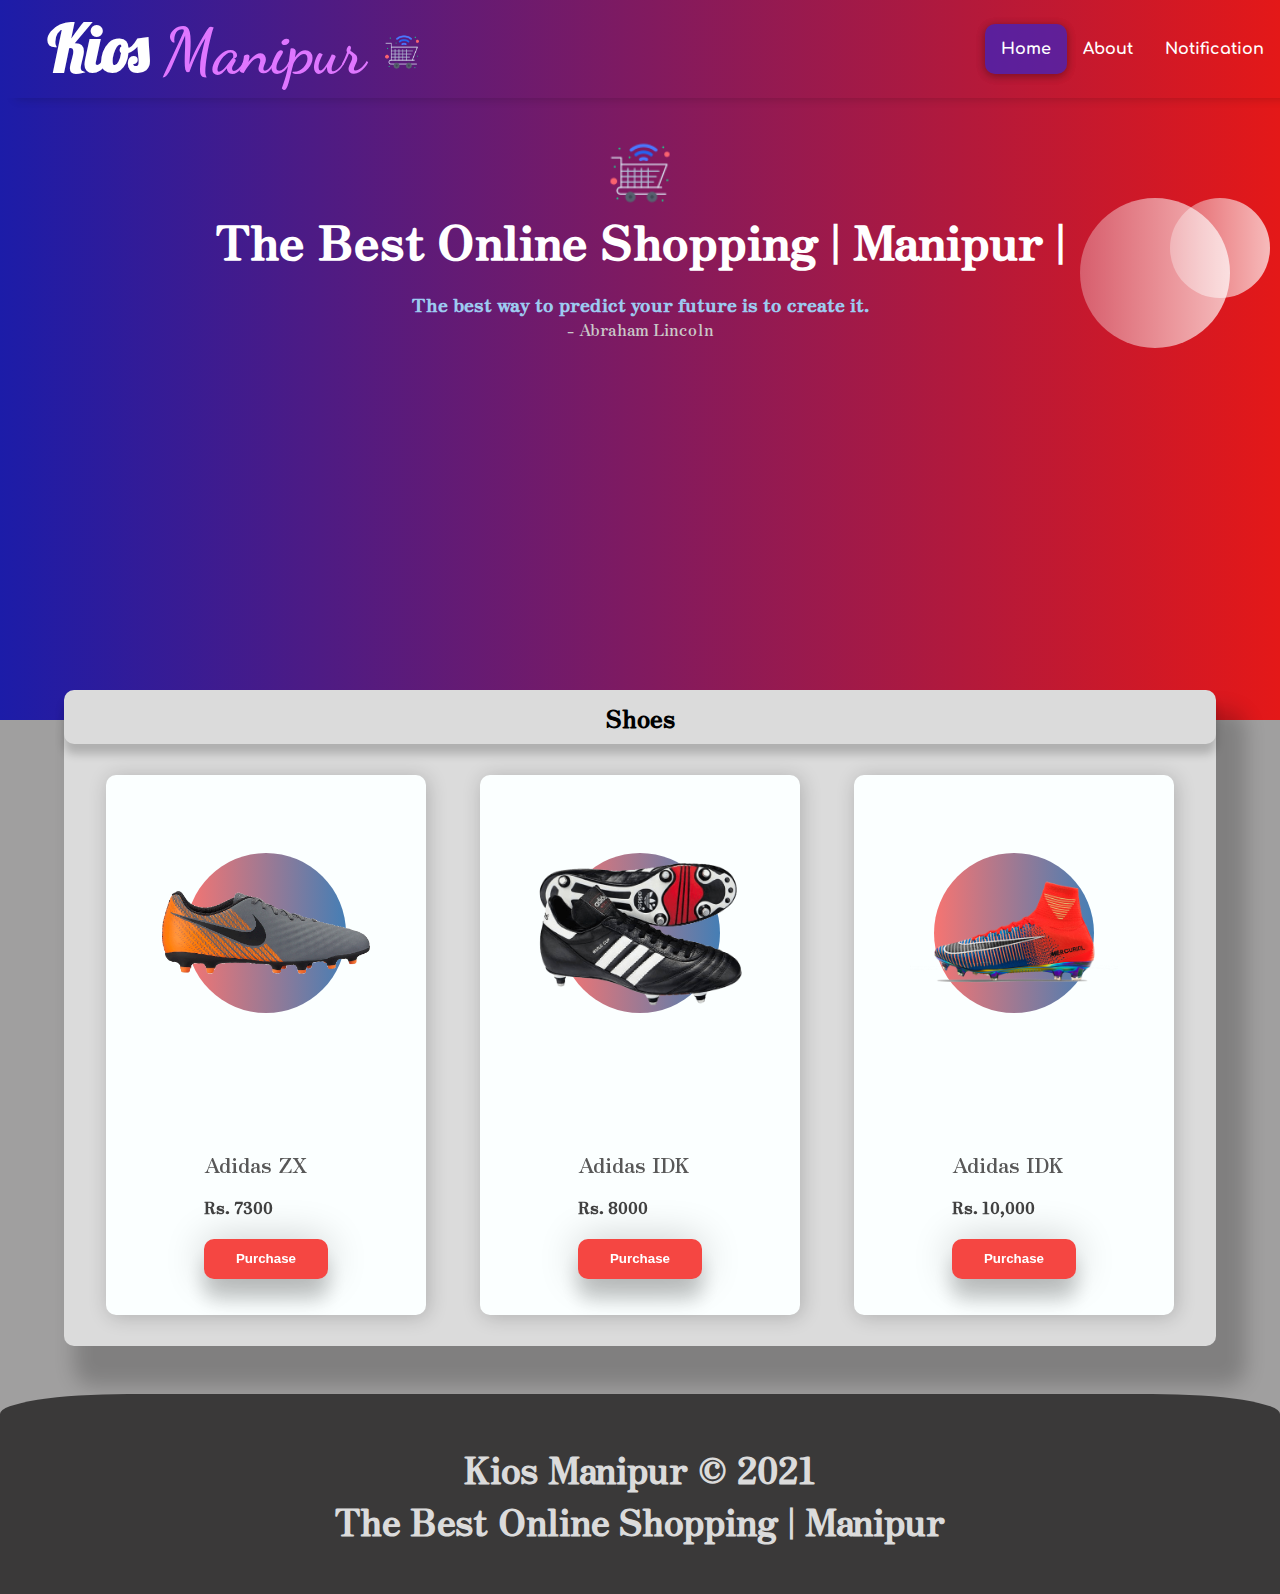
<file: index.html>
<!DOCTYPE html>
<html>
    <head>
        <link rel="stylesheet" href="./styles/style.css">
        <meta content="width=device-width, initial-scale=1.0" name="viewport" />
    </head>
    <body>
        <div class="container">
            <div class="nav-section">
                <div class="background-img"></div>
                <nav class="nav-bar">
                    <div class="logo">
                        <h1>Kios <span style="color:rgb(223, 118, 255); font-family: 'Dancing Script', cursive;">Manipur <img class="cart-icon" src="./images/cart-icon.png" alt=""></span></h1>
                    </div>
                    <div class="menu">
                        <div class="bar-item">
                            <span class="bar"></span>
                            <span class="bar"></span>
                            <span class="bar"></span>
                        </div>
                        <div class="closeBtn">
                            &times;
                        </div>
                    </div>
                    <div class="nav-items">
                        <ul id="nav-ul">
                            <li class="active">Home</li>
                            <li>About</li>
                            <li>Notification</li>
                        </ul>
                    </div>
                </nav>
                <div class="brand-area">
                    <div class="circle-container">
                        <div class="circle-left"></div>
                        <div class="circle-right"></div>
                    </div>
                    <div class="brand-container">
                        <div class="brand-logo">
                            <img class="brand-logo" src="./images/cart-icon.png" alt="">
                        </div>
                        <div class="brand-title">
                            <h1>The Best Online Shopping | Manipur | </h1>
                        </div>
                        <div class="description">
                            <h3>The best way to predict your future is to create it.</h3>
                        </div>
                        <div class="author">- Abraham Lincoln</div>
                    </div>
                </div>
                
            </div>
            <div class="content-section">
                <h2 class="product-category">Shoes</h2>
                <div class="product-container">
        
                    <div class="container">
                        <div class="card">
                            <div class="sneaker">
                                <div class="circle"></div>
                                <img src="./images/boot1.png" alt="Addidas">
                            </div>
                            <div class="info">
                                <h3 class="title">Adidas ZX</h3>
                                <h4 class="price">
                                    Rs. 7300
                                </h4>
                                <div class="purchase">
                                    <button>Purchase</button>
                                </div>
                            </div>
                        </div>
                    </div>
                    <div class="container">
                        <div class="card">
                            <div class="sneaker">
                                <div class="circle"></div>
                                <img src="./images/boot2.png" alt="Addidas">
                            </div>
                            <div class="info">
                                <h3 class="title">Adidas IDK</h3>
                                <h4 class="price">
                                    Rs. 8000
                                </h4>
                                <div class="purchase">
                                    <button>Purchase</button>
                                </div>
                            </div>
                        </div>
                    </div>
                    <div class="container">
                        <div class="card">
                            <div class="sneaker">
                                <div class="circle"></div>
                                <img src="./images/boot3.png" alt="Addidas">
                            </div>
                            <div class="info">
                                <h3 class="title">Adidas IDK</h3>
                                <h4 class="price">
                                    Rs. 10,000
                                </h4>
                                <div class="purchase">
                                    <button>Purchase</button>
                                </div>
                            </div>
                        </div>
                    </div>
                </div>
            </div>
        </div>
        <footer>
            <div class="footer-heading">
                Kios Manipur &copy; 2021
               <p> The Best Online Shopping | Manipur </p>
            </div>
        </footer>

        <script src="script.js"></script>
    </body>
</html>
</file>
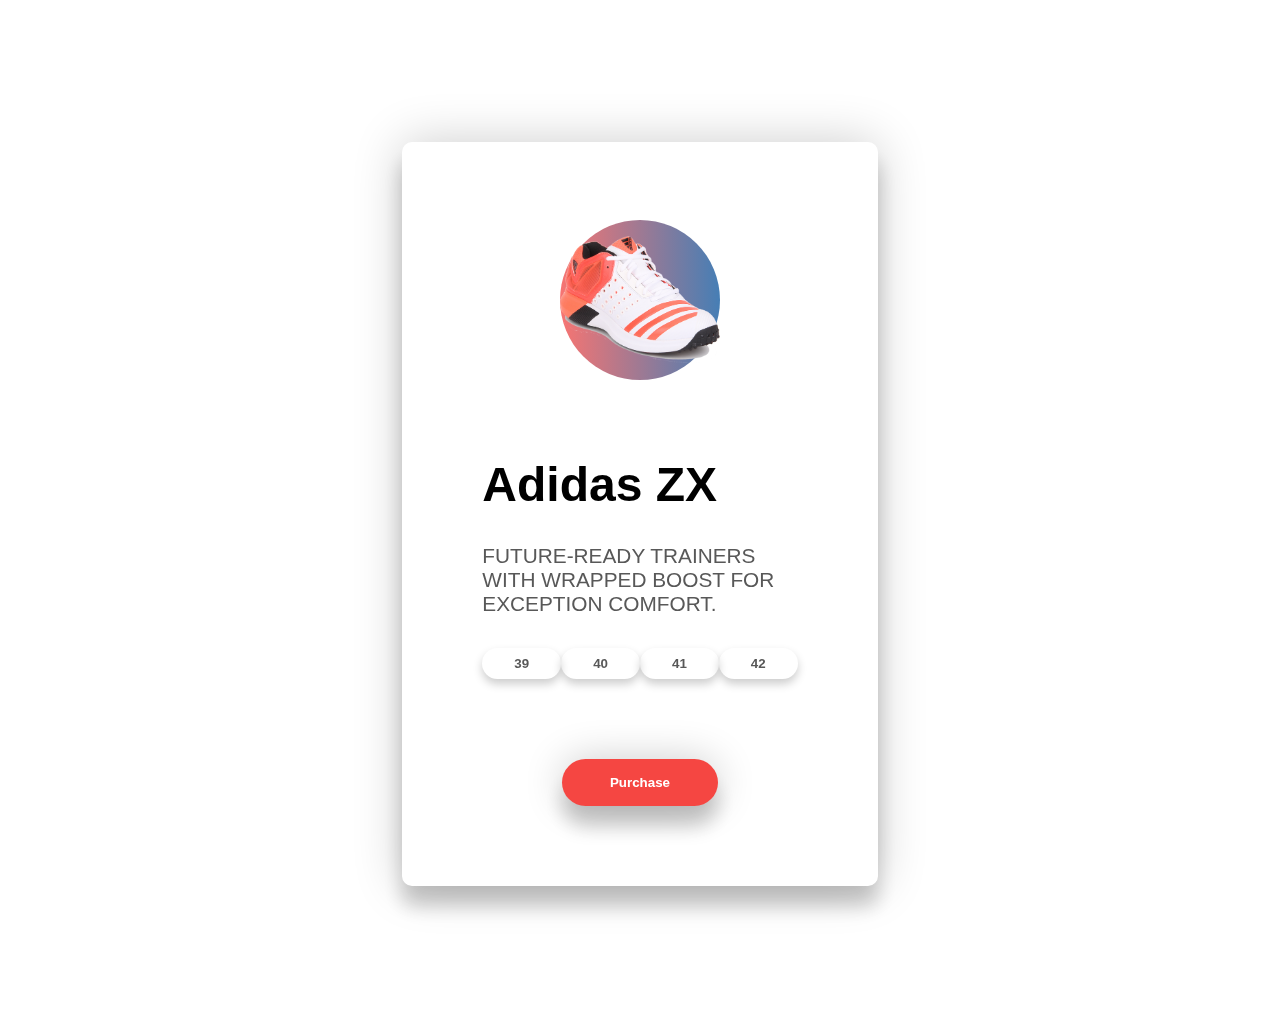
<file: index[1].html>
<!DOCTYPE html>
<html>
    <head>
        <title>Boot By Rem
        </title>
        <link rel="stylesheet" href="./style3d.css">
    </head>
    <body>
         <div class="container">
             <div class="card">
                 <div class="sneaker">
                     <div class="circle"></div>
                     <img src="./boot.png" alt="Addidas">
                 </div>
                 <div class="info">
                     <h1 class="title">Adidas ZX</h1>
                     <h3>FUTURE-READY TRAINERS WITH WRAPPED BOOST FOR EXCEPTION COMFORT.</h3>
                     <div class="sizes">
                         <button>39</button>
                         <button>40</button>
                         <button class="active">41</button>
                         <button>42</button>
                     </div>
                     <div class="purchase">
                         <button>Purchase</button>
                     </div>
                 </div>
             </div>
         </div>


        <script src="./3d.js"></script>
    </body>
</html>
</file>
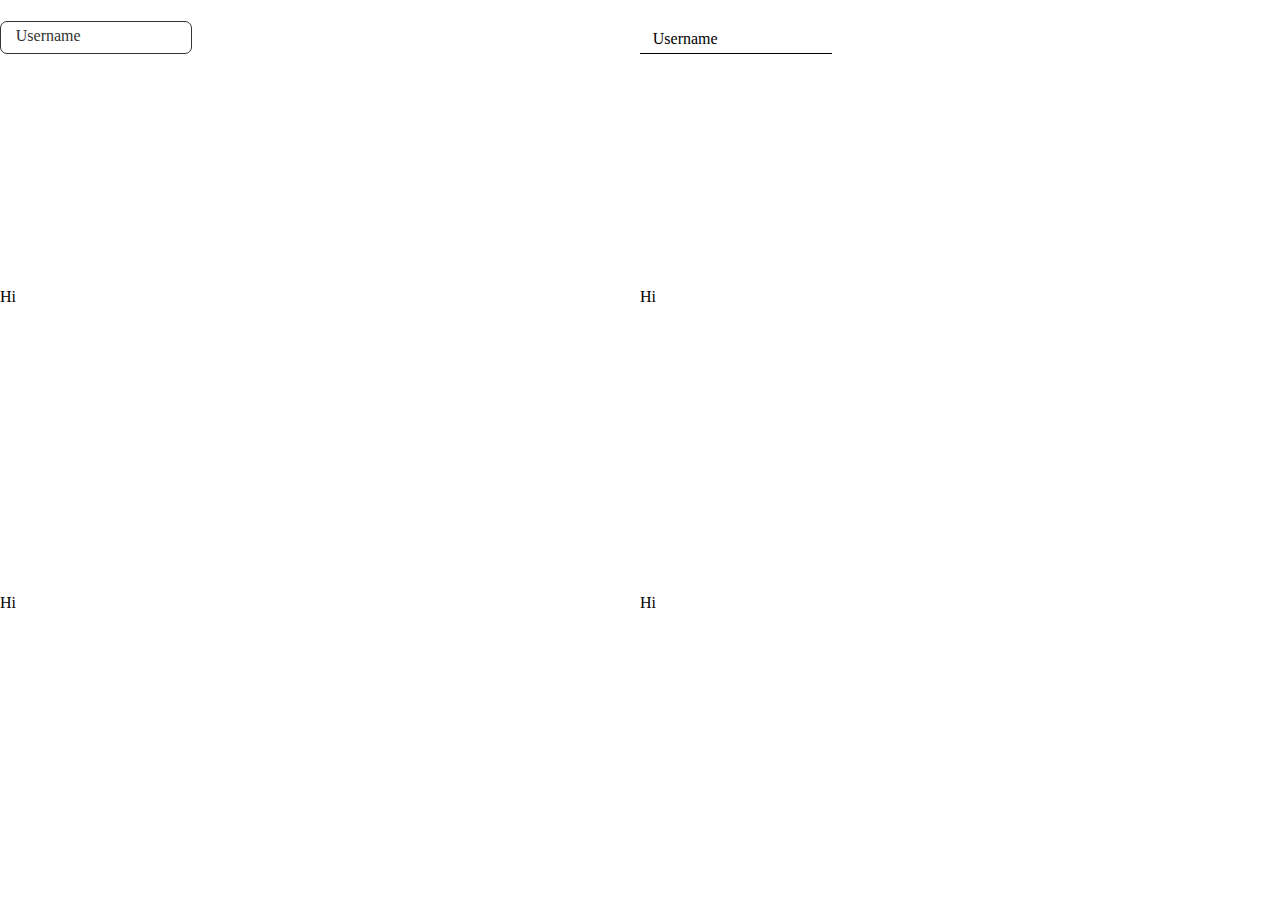
<file: rem.html>
<!DOCTYPE html>
<html lang="en">
<head>
    <meta charset="UTF-8">
    <meta http-equiv="X-UA-Compatible" content="IE=edge">
    <meta name="viewport" content="width=device-width, initial-scale=1.0">
    <title>Document</title>
    <link rel="stylesheet" href="./form-input.css">
</head>
<body>
    <div class="container">
        <div class="form-group">
            <input class="form-input" type="text" name="username" id="username" placeholder=" " autocomplete="off">
            <label class="form-label" for="username">Username</label>
        </div>
        <div class="form-group">
            <input class="form-input-bottom" type="text" name="newuser" id="newuser" placeholder=" " autocomplete="off">
            <label class="form-label-bottom" for="newuser">Username</label>
        </div>
        <div>Hi</div>
        <div>Hi</div><div>Hi</div><div>Hi</div>    </div>
</body>
</html>
</file>
<file: styles/style.css>
@import url("https://fonts.googleapis.com/css2?family=Lobster&display=swap");
@import url("https://fonts.googleapis.com/css2?family=Dancing+Script:wght@700&display=swap");
@import url("https://fonts.googleapis.com/css2?family=Comfortaa:wght@500&display=swap");
@import url("https://fonts.googleapis.com/css2?family=Zen+Antique&display=swap");
* {
  margin: 0;
  padding: 0;
  -webkit-box-sizing: border-box;
          box-sizing: border-box;
}

body {
  margin: 0;
  padding: 0;
  background: rgba(65, 64, 64, 0.5);
  font-family: 'Zen Antique', serif;
}

.container {
  margin: 0;
  padding: 0;
  width: 100%;
}

.nav-section {
  margin: 0;
  width: 100%;
  position: relative;
  color: black;
  height: 80vh;
  position: relative;
}

.nav-section .background-img {
  margin: 0;
  padding: 0;
  width: 100%;
  height: 100%;
  background: -webkit-gradient(linear, left top, right top, from(#1c1ca8), to(#e41818));
  background: linear-gradient(to right, #1c1ca8, #e41818);
  position: absolute;
  z-index: -1;
}

.nav-section .nav-bar {
  width: 100%;
  font-family: 'Comfortaa', cursive;
  display: -webkit-box;
  display: -ms-flexbox;
  display: flex;
  -webkit-box-pack: justify;
      -ms-flex-pack: justify;
          justify-content: space-between;
  -webkit-box-align: center;
      -ms-flex-align: center;
          align-items: center;
  padding: .5rem 0;
  -webkit-box-shadow: 1rem 0 10px rgba(0, 0, 0, 0.2);
          box-shadow: 1rem 0 10px rgba(0, 0, 0, 0.2);
}

.nav-section .nav-bar .logo {
  padding: 0 3rem;
  color: white;
  font-family: 'Lobster', cursive;
  font-size: xx-large;
}

.nav-section .nav-bar .logo .cart-icon {
  height: 40px;
}

.nav-section .nav-bar .nav-items ul {
  display: -webkit-box;
  display: -ms-flexbox;
  display: flex;
  list-style: none;
  cursor: pointer;
}

.nav-section .nav-bar .nav-items li {
  padding: 1rem 1rem;
  border-radius: 10px;
  color: white;
  font-weight: bold;
}

.nav-section .nav-bar .nav-items li:hover {
  -webkit-box-shadow: 0 2px 10px rgba(0, 0, 0, 0.2), 0 2px 10px rgba(0, 0, 0, 0.2);
          box-shadow: 0 2px 10px rgba(0, 0, 0, 0.2), 0 2px 10px rgba(0, 0, 0, 0.2);
}

.nav-section .nav-bar .active {
  background: rgba(0, 38, 255, 0.5);
  -webkit-box-shadow: 0 2px 10px rgba(0, 0, 0, 0.2), 0 2px 10px rgba(0, 0, 0, 0.2);
          box-shadow: 0 2px 10px rgba(0, 0, 0, 0.2), 0 2px 10px rgba(0, 0, 0, 0.2);
}

.nav-section .nav-bar .menu {
  display: none;
}

.nav-section .brand-area {
  position: relative;
}

.nav-section .brand-area .brand-container {
  height: 100%;
  display: -webkit-box;
  display: -ms-flexbox;
  display: flex;
  -webkit-box-orient: vertical;
  -webkit-box-direction: normal;
      -ms-flex-direction: column;
          flex-direction: column;
  -webkit-box-align: center;
      -ms-flex-align: center;
          align-items: center;
  -webkit-box-pack: center;
      -ms-flex-pack: center;
          justify-content: center;
  cursor: pointer;
}

.nav-section .brand-area .brand-container .brand-logo {
  height: 70px;
  margin-top: 20px;
}

.nav-section .brand-area .brand-container .brand-title {
  color: white;
  padding: 1rem;
  font-size: x-large;
}

.nav-section .brand-area .brand-container .description {
  color: #9dcaf0;
}

.nav-section .brand-area .brand-container .author {
  color: #cac8c8;
  padding-bottom: 7rem;
}

.nav-section .brand-area .circle-container {
  background: greenyellow;
  position: relative;
  top: 100px;
  right: 10px;
  display: -webkit-box;
  display: -ms-flexbox;
  display: flex;
}

.nav-section .brand-area .circle-container .circle-left {
  width: 100px;
  height: 100px;
  background: green;
  border-radius: 50%;
  position: absolute;
  right: 0px;
  background: -webkit-gradient(linear, left top, right top, from(rgba(255, 255, 255, 0.3)), to(rgba(255, 255, 255, 0.7)));
  background: linear-gradient(to right, rgba(255, 255, 255, 0.3), rgba(255, 255, 255, 0.7));
  z-index: 1;
}

.nav-section .brand-area .circle-container .circle-right {
  width: 150px;
  height: 150px;
  background: -webkit-gradient(linear, left top, right top, from(rgba(255, 255, 255, 0.3)), to(rgba(255, 255, 255, 0.7)));
  background: linear-gradient(to right, rgba(255, 255, 255, 0.3), rgba(255, 255, 255, 0.7));
  border-radius: 50%;
  position: absolute;
  right: 40px;
}

.content-section {
  width: 90%;
  margin: 0 auto;
  background: #dbdbdb;
  border-radius: 10px;
  -webkit-box-shadow: 20px 30px 20px 10px rgba(0, 0, 0, 0.2);
          box-shadow: 20px 30px 20px 10px rgba(0, 0, 0, 0.2);
  margin-top: -30px;
}

.content-section .product-category {
  width: 100%;
  text-align: center;
  -webkit-box-shadow: 0 10px 10px rgba(0, 0, 0, 0.2);
          box-shadow: 0 10px 10px rgba(0, 0, 0, 0.2);
  padding: .6rem 1rem;
  border-radius: 10px;
}

.content-section .product-container {
  padding: 15px;
  display: -webkit-box;
  display: -ms-flexbox;
  display: flex;
  -webkit-box-pack: start;
      -ms-flex-pack: start;
          justify-content: flex-start;
  -webkit-box-align: center;
      -ms-flex-align: center;
          align-items: center;
}

.content-section .product-container .card {
  margin: 1rem auto;
  background: #fbffff;
  color: #424242;
  width: 20rem;
  min-height: 20rem;
  display: -webkit-box;
  display: -ms-flexbox;
  display: flex;
  -webkit-box-orient: vertical;
  -webkit-box-direction: normal;
      -ms-flex-direction: column;
          flex-direction: column;
  -webkit-box-pack: justify;
      -ms-flex-pack: justify;
          justify-content: space-between;
  -webkit-box-align: center;
      -ms-flex-align: center;
          align-items: center;
  border-radius: 10px;
  -webkit-box-shadow: 2px 2px 20px rgba(0, 0, 0, 0.2);
          box-shadow: 2px 2px 20px rgba(0, 0, 0, 0.2);
  -webkit-transform-style: preserve-3d;
          transform-style: preserve-3d;
  min-height: 60vh;
  padding: 0 5rem;
}

.content-section .product-container .sneaker {
  min-height: 35vh;
  display: -webkit-box;
  display: -ms-flexbox;
  display: flex;
  -webkit-box-align: center;
      -ms-flex-align: center;
          align-items: center;
  -webkit-box-pack: center;
      -ms-flex-pack: center;
          justify-content: center;
}

.content-section .product-container .sneaker img {
  width: 13rem;
  z-index: 2;
  -webkit-transition: all 0.75s ease-out;
  transition: all 0.75s ease-out;
}

.content-section .product-container .circle {
  width: 10rem;
  height: 10rem;
  background: -webkit-gradient(linear, left top, right top, from(rgba(245, 70, 66, 0.75)), to(rgba(8, 83, 156, 0.75)));
  background: linear-gradient(to right, rgba(245, 70, 66, 0.75), rgba(8, 83, 156, 0.75));
  position: absolute;
  border-radius: 50%;
  z-index: 1;
}

.content-section .product-container .info {
  padding: 1rem 1rem;
  margin-top: -20px;
}

.content-section .product-container .info h3 {
  font-size: 1.3rem;
  padding: 1rem 0rem;
  color: #585858;
  font-weight: lighter;
  -webkit-transition: all 0.75s ease-out;
  transition: all 0.75s ease-out;
}

.content-section .product-container .button.active {
  background: #585858;
  color: white;
}

.content-section .product-container .purchase {
  padding-top: 20px;
  margin-bottom: 20px;
}

.content-section .product-container .purchase button {
  width: 100%;
  padding: .8rem 2rem;
  background: #f54642;
  border: none;
  border-radius: 10px;
  color: white;
  cursor: pointer;
  font-weight: bolder;
  -webkit-transition: all 0.75s ease-out;
  transition: all 0.75s ease-out;
  -webkit-box-shadow: 0 20px 20px rgba(0, 0, 0, 0.2), 0 0 40px rgba(0, 0, 0, 0.2);
          box-shadow: 0 20px 20px rgba(0, 0, 0, 0.2), 0 0 40px rgba(0, 0, 0, 0.2);
}

footer {
  background: #3a3939;
  width: 100%;
  height: 200px;
  margin-top: 3rem;
  display: -webkit-box;
  display: -ms-flexbox;
  display: flex;
  -webkit-box-pack: center;
      -ms-flex-pack: center;
          justify-content: center;
  -webkit-box-align: center;
      -ms-flex-align: center;
          align-items: center;
  border-top-left-radius: 10%;
  border-top-right-radius: 10%;
}

footer .footer-heading {
  text-align: center;
  font-size: 4vh;
  font-weight: bold;
  color: #dbdbdb;
}

.product-container {
  display: block;
}

@media (max-width: 600px) {
  .content-section {
    width: 97%;
    margin-top: -60px;
  }
  .content-section .product-container {
    display: block;
    padding: 0;
    padding-bottom: 20px;
  }
  .content-section .product-container .card {
    margin-top: 2rem;
  }
  .nav-section {
    height: auto;
  }
  .nav-section .nav-bar {
    display: -webkit-box;
    display: -ms-flexbox;
    display: flex;
    -webkit-box-orient: vertical;
    -webkit-box-direction: normal;
        -ms-flex-direction: column;
            flex-direction: column;
    -webkit-box-pack: justify;
        -ms-flex-pack: justify;
            justify-content: space-between;
    position: relative;
    -webkit-transition: all 0.2s ease-in-out;
    transition: all 0.2s ease-in-out;
    -webkit-animation: slideDown 0.5s;
            animation: slideDown 0.5s;
    -webkit-animation-timing-function: ease-in-out;
            animation-timing-function: ease-in-out;
  }
  .nav-section .nav-bar .active {
    background: none;
    -webkit-box-shadow: none;
            box-shadow: none;
  }
  .nav-section .nav-bar .nav-items {
    margin-top: 2rem;
    display: none;
    -webkit-box-orient: vertical;
    -webkit-box-direction: normal;
        -ms-flex-direction: column;
            flex-direction: column;
    -webkit-transition: all 0.2s ease-out;
    transition: all 0.2s ease-out;
    -webkit-animation: slideDown 0.5s;
            animation: slideDown 0.5s;
    -webkit-animation-timing-function: ease-out;
            animation-timing-function: ease-out;
  }
  @-webkit-keyframes slideDown {
    0% {
      opacity: 0%;
    }
    20% {
      opacity: 20%;
    }
    50% {
      opacity: 50%;
    }
    100% {
      opacity: 100%;
    }
  }
  @keyframes slideDown {
    0% {
      opacity: 0%;
    }
    20% {
      opacity: 20%;
    }
    50% {
      opacity: 50%;
    }
    100% {
      opacity: 100%;
    }
  }
  .nav-section .nav-bar .nav-items ul li {
    width: 100%;
    text-align: center;
  }
  .nav-section .nav-bar .nav-items #nav-ul {
    display: -webkit-box;
    display: -ms-flexbox;
    display: flex;
    -webkit-box-orient: vertical;
    -webkit-box-direction: normal;
        -ms-flex-direction: column;
            flex-direction: column;
    -webkit-box-pack: justify;
        -ms-flex-pack: justify;
            justify-content: space-between;
    -webkit-box-align: center;
        -ms-flex-align: center;
            align-items: center;
  }
  .nav-section .nav-bar .nav-items.active {
    -webkit-box-shadow: none;
            box-shadow: none;
    display: -webkit-box;
    display: -ms-flexbox;
    display: flex;
    width: 100%;
    padding: 10px;
    background: none;
  }
  .nav-section .nav-bar .menu {
    display: block;
    position: absolute;
    top: 20px;
    right: 0px;
  }
  .nav-section .nav-bar .menu .bar-item {
    display: -webkit-box;
    display: -ms-flexbox;
    display: flex;
    -webkit-box-orient: vertical;
    -webkit-box-direction: normal;
        -ms-flex-direction: column;
            flex-direction: column;
    -webkit-box-pack: justify;
        -ms-flex-pack: justify;
            justify-content: space-between;
    -webkit-box-align: center;
        -ms-flex-align: center;
            align-items: center;
    width: 40px;
    height: 25px;
    margin-right: 1em;
  }
  .nav-section .nav-bar .menu .bar-item .bar {
    background: #eee9e9;
    height: 4px;
    width: 100%;
    border-radius: 20px;
  }
  .nav-section .nav-bar .menu .closeBtn {
    display: none;
    -webkit-transition: all 0.2s ease;
    transition: all 0.2s ease;
    font-size: 8vh;
    color: white;
    position: absolute;
    top: -15px;
    right: 22px;
  }
  .nav-section .nav-bar .menu.active .bar-item {
    display: none;
  }
  .nav-section .nav-bar .menu.active .closeBtn {
    display: block;
  }
  .nav-section .nav-bar .logo h1 {
    font-size: xx-large;
  }
  .brand-area .brand-container .brand-title h1 {
    font-size: 4.2vh;
    text-align: center;
  }
  .brand-area .brand-container .description {
    text-align: center;
    padding: 0 2.5rem;
  }
  .brand-area .brand-container .author {
    margin-top: 1rem;
  }
  .brand-area .circle-container {
    top: 2px;
  }
  .brand-area .circle-container .circle-left {
    width: 30px;
    height: 30px;
  }
  .brand-area .circle-container .circle-right {
    max-width: 80px;
    max-height: 80px;
  }
  footer {
    padding: 3rem;
  }
  footer .footer-heading {
    font-size: medium;
    text-align: center;
  }
  .none {
    display: none;
  }
  .flex {
    display: -webkit-box;
    display: -ms-flexbox;
    display: flex;
  }
}
/*# sourceMappingURL=style.css.map */
</file>
<file: style3d.css>
*{
    margin: 0;
    padding: 0;
    box-sizing: border-box;
}

body{
    font-family: sans-serif;
    min-height: 100vh;
    display: flex;
    align-items: center;
    justify-content: center;
    margin: 4rem 0;
}

.container{
   
    width: 30%;
    display: flex;
    align-items: center;
    justify-content: center;
    max-height: 100vh;
}

.card{
    transform-style: preserve-3d;
    min-height: 80vh;
    width: 35rem;
    padding: 0 5rem;
    border-radius: 10px;
    box-shadow: 0 20px 20px rgba(0,0,0,0.2),
                0 0 50px rgba(0, 0, 0, 0.2);
}

.sneaker{
    min-height: 35vh;
    display: flex;
    align-items: center;
    justify-content: center;
}

.sneaker img{
    width: 10rem;
    z-index: 2;
    transition: all 0.75s ease-out;
    
}

.circle{
    width: 10rem;
    height: 10rem;
    background: linear-gradient(
        to right,
        rgba(245, 70, 66, 0.75),
        rgba(8,83,156,0.75)
    );
    position: absolute; 
    border-radius: 50%;
    z-index: 1;
}
.info h1{
    margin-top: 0rem;
    font-size: 3rem;
    transition: all 0.75s ease-out;
    transform: translateZ(10px);
}

.info h3{
    font-size: 1.3rem;
    padding: 2rem 0rem;
    color: #585858;
    font-weight: lighter;
    transition: all 0.75s ease-out;

}

.sizes{
    display: flex;
    align-items: center;
    justify-content: space-between;
    transition: all 0.75 ease-out;

}

.sizes button{
    padding: 0.5rem 2rem;
    background: none;
    border: none;
    box-shadow: 0 5px 10px rgba(0, 0, 0, 0.2);
    border-radius: 30px;
    cursor: pointer;
    font-weight: bold;
    color: #585858;
    transition: all 0.75s ease-out;
    
}
.button.active{
    background: #585858;
    color: white;
}

.purchase{
    margin: 5rem;
}

.purchase button{
    width: 100%;
    padding: 1rem 0rem;
    background: #f54642;
    border: none;
    color: white;
    cursor: pointer;
    border-radius: 30px;
    font-weight: bolder;
    transition: all 0.75s ease-out;
    box-shadow: 0 20px 20px rgba(0, 0, 0, 0.2),
                0 0 40px rgba(0, 0, 0, 0.2);
}
</file>
<file: form-input.css>
* {
  margin: 0;
  padding: 0;
  -webkit-box-sizing: border-box;
          box-sizing: border-box;
}

body {
  margin: 0;
  padding: 0;
}

.container {
  display: -ms-grid;
  display: grid;
  -webkit-box-pack: center;
      -ms-flex-pack: center;
          justify-content: center;
  -ms-grid-columns: 1fr 1fr;
      grid-template-columns: 1fr 1fr;
  width: 100%;
  height: 100vh;
}

.form-group {
  position: relative;
  width: 12rem;
}

.form-group .form-input {
  position: absolute;
  width: 100%;
  background: none;
  margin-top: 1.3rem;
  padding: .5rem .5rem;
  border: 1.5px solid #333;
  border-radius: 7px;
  outline: none;
}

.form-group .form-label {
  position: absolute;
  margin-top: 1rem;
  top: .5rem;
  left: .8rem;
  cursor: text;
  -webkit-transition: all .2s ease-in;
  transition: all .2s ease-in;
  color: #333;
  background-color: white;
  padding: 0 .2rem;
  padding: 3px;
  border-radius: 5px;
}

.form-group .form-input:focus ~ .form-label, .form-group .form-input:not(:focus).form-input:not(:placeholder-shown) ~ .form-label {
  top: -.4rem;
}

.form-group .form-input-bottom {
  position: absolute;
  background: none;
  margin-top: 2rem;
  padding: .2rem .5rem;
  width: 100%;
  border: none;
  border-bottom: 1px solid black;
  outline: none;
}

.form-group .form-label-bottom {
  position: absolute;
  margin-top: 1.5rem;
  top: .4rem;
  left: .8rem;
  cursor: text;
  -webkit-transition: all .2s ease-in;
  transition: all .2s ease-in;
}

.form-group .form-input-bottom:focus ~ .form-label-bottom, .form-group .form-input-bottom:not(:placeholder-shown).form-input-bottom:not(:focus) ~ .form-label-bottom {
  top: -0.8rem;
  left: .4rem;
}
/*# sourceMappingURL=form-input.css.map */
</file>
